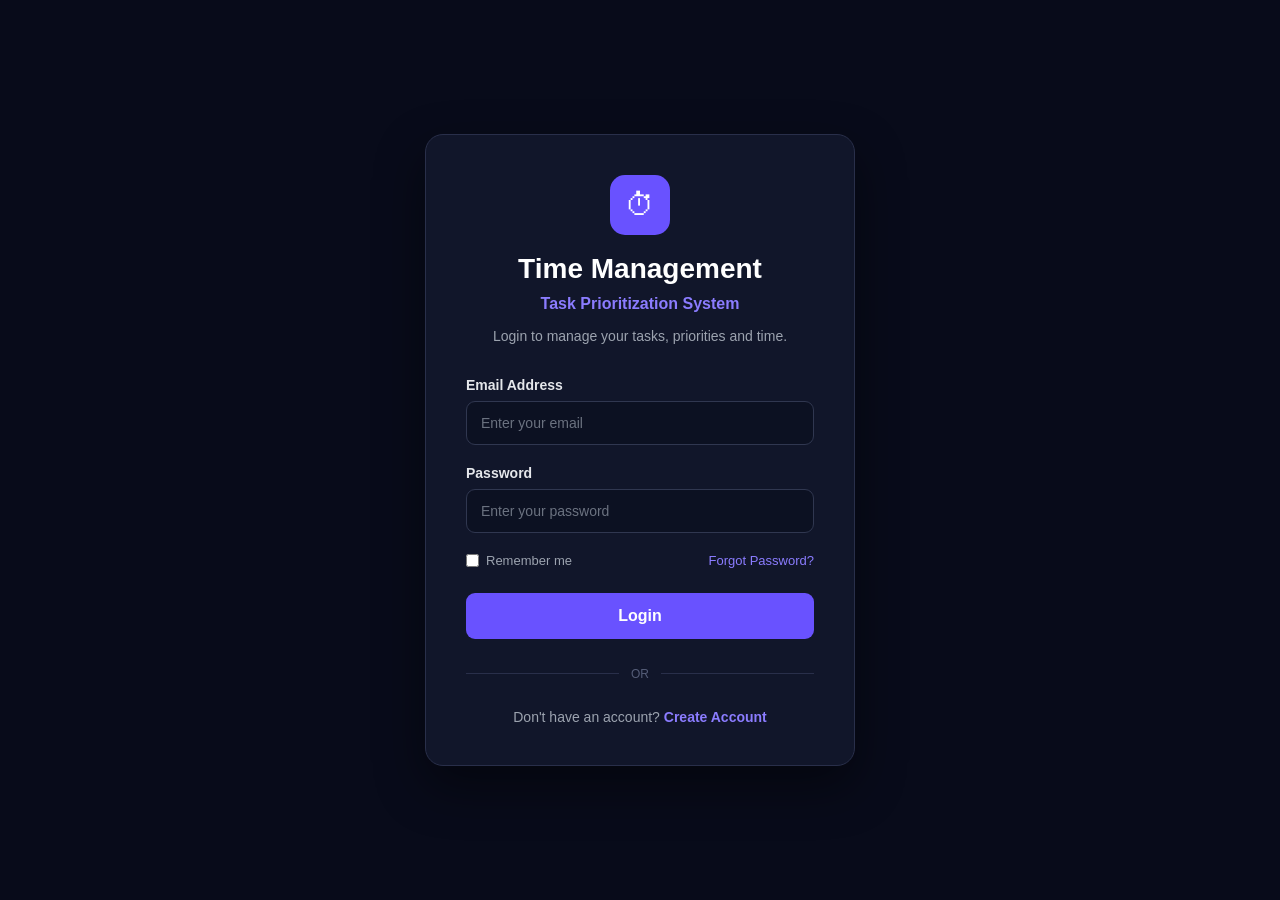
<file: backend/src/main/resources/static/index.html>
<!DOCTYPE html>
<html lang="en">
<head>
    <meta charset="UTF-8">
    <meta http-equiv="refresh" content="0; URL=login.html">
    <title>Time Management System</title>
</head>
<body>
    <p>Redirecting to login...</p>
</body>
</html>
</file>
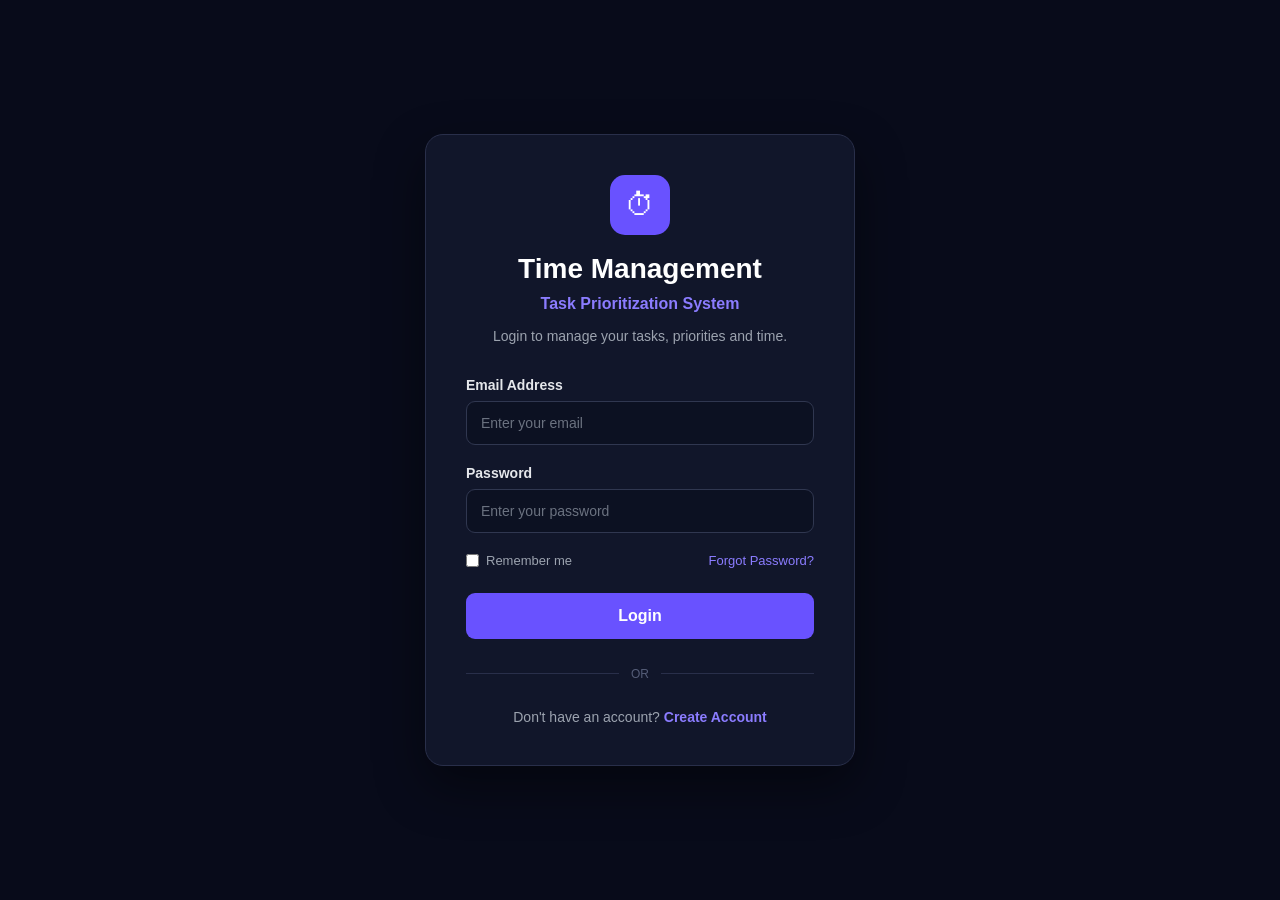
<file: backend/src/main/resources/static/add-task.html>
<!DOCTYPE html>
<html lang="en">

<head>

    <meta charset="UTF-8">

    <meta name="viewport"
          content="width=device-width, initial-scale=1.0">

    <title>
        Add Task - Time Management and Task Prioritization System
    </title>

    <link rel="stylesheet"
          href="css/style.css">

</head>

<body>

    <!-- SIDEBAR -->

    <aside class="sidebar">

        <div class="sidebar-logo">

            ⏱

            <span>
                Time Management
            </span>

        </div>


        <nav>

            <a href="dashboard.html">
                🏠 Dashboard
            </a>

            <a href="tasks.html">
                📋 My Tasks
            </a>

            <a href="add-task.html"
               class="active">
                ➕ Add Task
            </a>

            <a href="profile.html">
                👤 Profile
            </a>

        </nav>


        <button
            class="logout-button"
            onclick="logout()">

            🚪 Logout

        </button>

    </aside>


    <!-- MAIN CONTENT -->

    <main class="dashboard">


        <!-- HEADER -->

        <div class="dashboard-header">

            <div>

                <h1>
                    Add New Task
                </h1>

                <p>
                    Create a task and set its priority and deadline.
                </p>

            </div>


            <div class="user-info">

                👤

                <span id="addTaskUserName">
                    User
                </span>

            </div>

        </div>



        <!-- FORM -->

        <section class="form-section">

            <div class="form-section-header">

                <h2>
                    Task Information
                </h2>

                <p>
                    Enter the details of your new task.
                </p>

            </div>


            <form id="addTaskForm">


                <!-- TASK NAME -->

                <div class="form-group">

                    <label for="taskName">
                        Task Name
                    </label>

                    <input
                        type="text"
                        id="taskName"
                        name="taskName"
                        placeholder="Enter task name"
                        required>

                </div>



                <!-- DESCRIPTION -->

                <div class="form-group">

                    <label for="description">
                        Description
                    </label>

                    <textarea
                        id="description"
                        name="description"
                        rows="4"
                        placeholder="Enter task description"></textarea>

                </div>



                <!-- CATEGORY -->

                <div class="form-group">

                    <label for="category">
                        Task Category
                    </label>

                    <select
                        id="category"
                        name="category"
                        required>

                        <option value="">
                            Select category
                        </option>

                    </select>

                </div>



                <!-- TWO COLUMN -->

                <div class="form-row">


                    <div class="form-group">

                        <label for="deadline">
                            Deadline
                        </label>

                        <input
                            type="date"
                            id="deadline"
                            name="deadline"
                            required>

                    </div>



                    <div class="form-group">

                        <label for="importance">
                            Importance Level
                        </label>

                        <select
                            id="importance"
                            name="importance"
                            required>

                            <option value="">
                                Select importance
                            </option>

                            <option value="Critical">
                                Critical
                            </option>

                            <option value="High">
                                High
                            </option>

                            <option value="Medium">
                                Medium
                            </option>

                            <option value="Low">
                                Low
                            </option>

                        </select>

                    </div>

                </div>



                <!-- STATUS -->

                <div class="form-group">

                    <label for="status">
                        Task Status
                    </label>

                    <select
                        id="status"
                        name="status"
                        required>

                        <option value="Pending">
                            Pending
                        </option>

                        <option value="In Progress">
                            In Progress
                        </option>

                        <option value="Completed">
                            Completed
                        </option>

                    </select>

                </div>



                <!-- BUTTONS -->

                <div class="form-actions">

                    <a
                        href="tasks.html"
                        class="cancel-button">

                        Cancel

                    </a>


                    <button
                        type="submit"
                        class="save-task-button">

                        ➕ Create Task

                    </button>

                </div>


            </form>

        </section>


    </main>


    <script src="js/tasks.js"></script>


    <script>

        const addTaskUserName =
            document.getElementById(
                "addTaskUserName"
            );

        const currentUser =
            JSON.parse(
                localStorage.getItem(
                    "currentUser"
                )
            );

        if (
            currentUser &&
            addTaskUserName
        ) {

            addTaskUserName.textContent =
                currentUser.name;

        }

    </script>

</body>

</html>
</file>
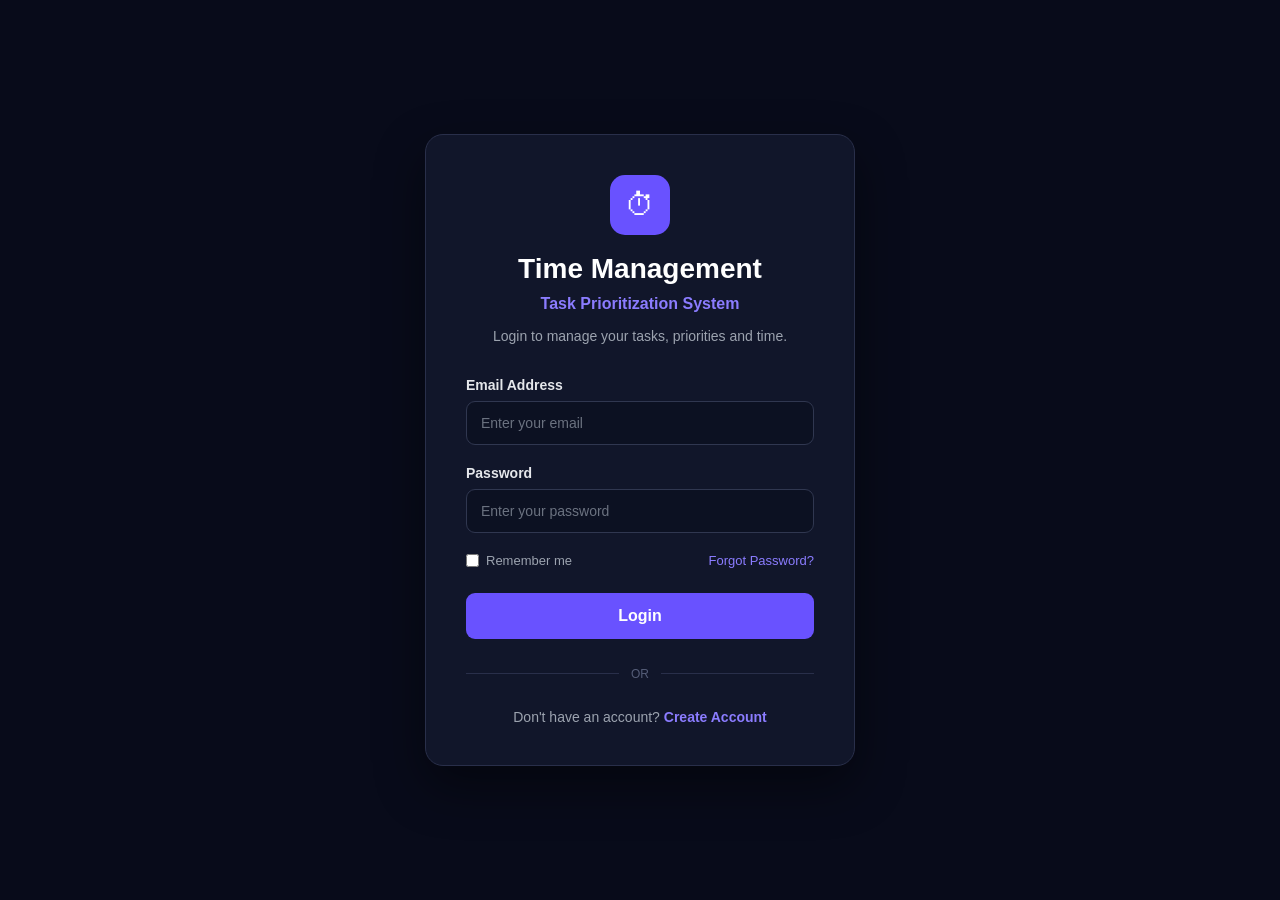
<file: backend/src/main/resources/static/admin-dashboard.html>
<!DOCTYPE html>
<html lang="en">

<head>

    <meta charset="UTF-8">

    <meta name="viewport"
          content="width=device-width, initial-scale=1.0">

    <title>
        Admin Dashboard - Time Management and Task Prioritization System
    </title>

    <link rel="stylesheet"
          href="css/style.css">

</head>

<body>


    <!-- ========================================
         ADMIN SIDEBAR
    ======================================== -->

    <aside class="sidebar">

        <div class="sidebar-logo">

            ⏱

            <span>
                Time Management
            </span>

        </div>


        <nav>

            <a href="#top"
               class="active">

                🏠 Admin Dashboard

            </a>

            <a href="#performance">

                📊 Performance

            </a>

            <a href="#priorityRules">

                ⚙️ Priority Rules

            </a>

            <a href="#categories">

                📂 Task Categories

            </a>

            <a href="#userManagement">

                👥 User Management

            </a>

        </nav>


        <button
            class="logout-button"
            onclick="logout()">

            🚪 Logout

        </button>

    </aside>



    <!-- ========================================
         MAIN CONTENT
    ======================================== -->

    <main
        class="dashboard admin-page"
        id="top">


        <!-- ========================================
             HEADER
        ======================================== -->

        <header class="admin-page-header">

            <div>

                <span class="admin-label">
                    ADMIN PANEL
                </span>

                <h1>
                    Admin Dashboard
                </h1>

                <p>
                    Configure system settings and monitor task management activity.
                </p>

            </div>


            <div class="admin-user-badge">

                <span class="admin-shield">
                    🛡️
                </span>

                <div>

                    <strong>
                        Administrator
                    </strong>

                    <small>
                        System Control
                    </small>

                </div>

            </div>

        </header>



        <!-- ========================================
             PERFORMANCE
        ======================================== -->

        <section
            id="performance"
            class="admin-section">


            <div class="admin-section-heading">

                <div>

                    <h2>
                        System Performance
                    </h2>

                    <p>
                        Overview of users and task activity.
                    </p>

                </div>

                <span class="section-icon">
                    📊
                </span>

            </div>


            <div class="admin-stat-grid">


                <!-- USERS -->

                <div class="admin-stat-card">

                    <div class="admin-stat-icon">
                        👥
                    </div>

                    <div>

                        <span>
                            Total Users
                        </span>

                        <strong id="totalUsers">
                            0
                        </strong>

                    </div>

                </div>



                <!-- TASKS -->

                <div class="admin-stat-card">

                    <div class="admin-stat-icon">
                        📋
                    </div>

                    <div>

                        <span>
                            Total Tasks
                        </span>

                        <strong id="totalTasks">
                            0
                        </strong>

                    </div>

                </div>



                <!-- COMPLETED -->

                <div class="admin-stat-card">

                    <div class="admin-stat-icon">
                        ✅
                    </div>

                    <div>

                        <span>
                            Completed Tasks
                        </span>

                        <strong id="completedTasks">
                            0
                        </strong>

                    </div>

                </div>



                <!-- PENDING -->

                <div class="admin-stat-card">

                    <div class="admin-stat-icon">
                        ⏳
                    </div>

                    <div>

                        <span>
                            Pending Tasks
                        </span>

                        <strong id="pendingTasks">
                            0
                        </strong>

                    </div>

                </div>


            </div>

        </section>



        <!-- ========================================
             PRIORITY RULES
        ======================================== -->

        <section
            id="priorityRules"
            class="admin-content-card">


            <div class="admin-section-heading">

                <div>

                    <h2>
                        ⚙️ Priority Rules
                    </h2>

                    <p>
                        Configure when task importance should increase based on deadlines.
                    </p>

                </div>

            </div>


            <form
                id="priorityRuleForm"
                class="admin-form">


                <div class="admin-form-group">

                    <label for="ruleImportance">
                        Importance Level
                    </label>

                    <select
                        id="ruleImportance"
                        required>

                        <option value="">
                            Select importance
                        </option>

                        <option value="High">
                            High
                        </option>

                        <option value="Medium">
                            Medium
                        </option>

                        <option value="Low">
                            Low
                        </option>

                    </select>

                </div>


                <div class="admin-form-group">

                    <label for="ruleDays">
                        Deadline Days
                    </label>

                    <input
                        type="number"
                        id="ruleDays"
                        min="1"
                        placeholder="Example: 3"
                        required>

                </div>


                <div class="admin-form-action">

                    <button
                        type="submit"
                        class="admin-primary-button">

                        ⚙️ Save Rule

                    </button>

                </div>


            </form>

        </section>



        <!-- ========================================
             CATEGORIES
        ======================================== -->

        <section
            id="categories"
            class="admin-content-card">


            <div class="admin-section-heading">

                <div>

                    <h2>
                        📂 Task Categories
                    </h2>

                    <p>
                        Create and manage categories used by users for their tasks.
                    </p>

                </div>

            </div>


            <form
                id="categoryForm"
                class="admin-form">


                <div class="admin-form-group category-input">

                    <label for="categoryName">
                        Category Name
                    </label>

                    <input
                        type="text"
                        id="categoryName"
                        placeholder="Example: College"
                        required>

                </div>


                <div class="admin-form-action">

                    <button
                        type="submit"
                        class="admin-primary-button">

                        ➕ Add Category

                    </button>

                </div>


            </form>



            <div class="admin-table-wrapper">

                <table>

                    <thead>

                        <tr>

                            <th>
                                Category
                            </th>

                            <th>
                                Action
                            </th>

                        </tr>

                    </thead>


                    <tbody id="categoryList">

                        <tr>

                            <td colspan="2">
                                No categories added yet.
                            </td>

                        </tr>

                    </tbody>

                </table>

            </div>

        </section>



        <!-- ========================================
             USER MANAGEMENT
        ======================================== -->

        <section
            id="userManagement"
            class="admin-content-card">


            <div class="admin-section-heading">

                <div>

                    <h2>
                        👥 User Management
                    </h2>

                    <p>
                        View registered users and manage their accounts.
                    </p>

                </div>

            </div>


            <div class="admin-table-wrapper">

                <table>

                    <thead>

                        <tr>

                            <th>
                                Name
                            </th>

                            <th>
                                Email
                            </th>

                            <th>
                                Account Type
                            </th>

                            <th>
                                Actions
                            </th>

                        </tr>

                    </thead>


                    <tbody id="userList">

                        <tr>

                            <td colspan="4">
                                No users available.
                            </td>

                        </tr>

                    </tbody>

                </table>

            </div>

        </section>


    </main>



    <script src="js/admin-dashboard.js"></script>

</body>

</html>
</file>
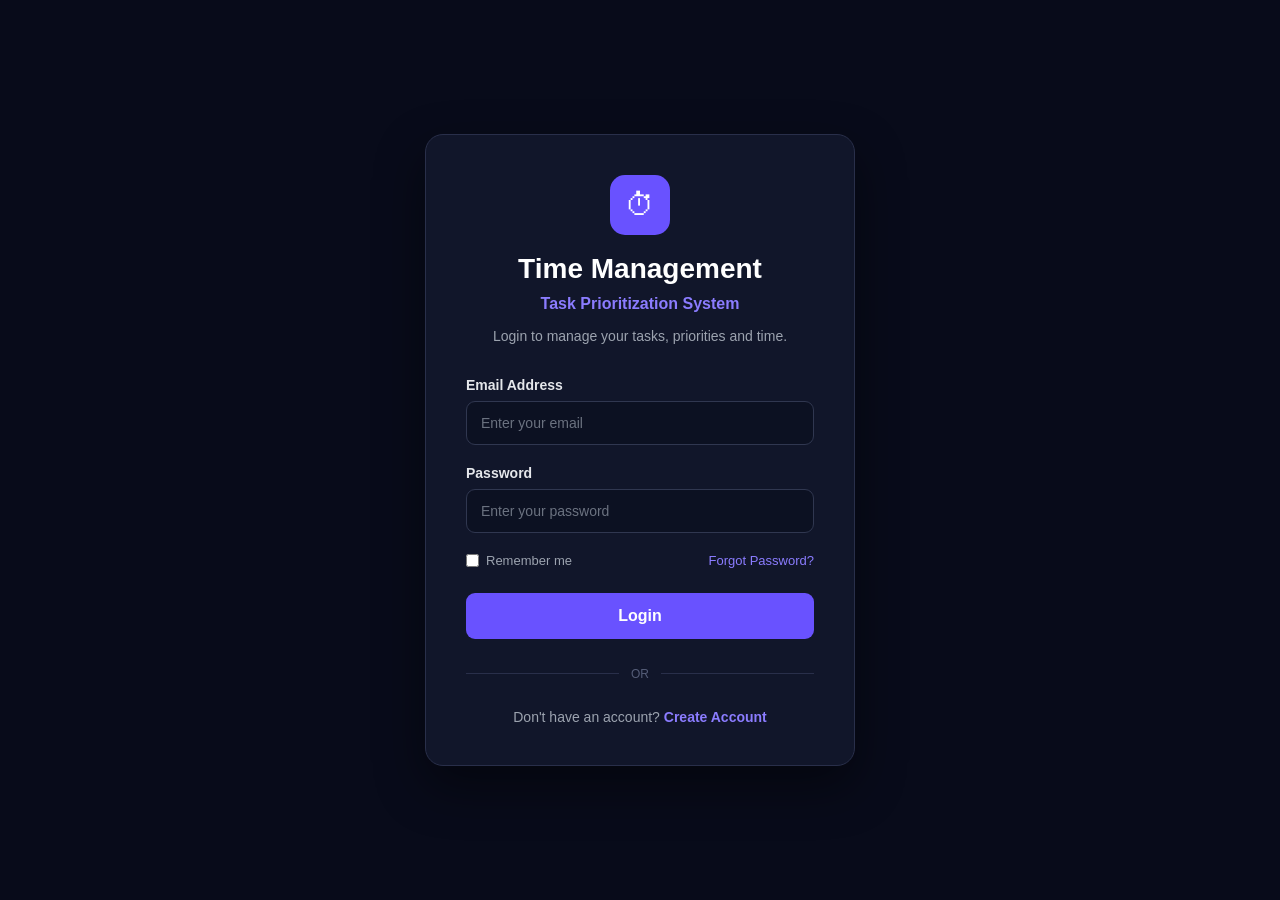
<file: backend/src/main/resources/static/dashboard.html>
<!DOCTYPE html>
<html lang="en">

<head>

    <meta charset="UTF-8">

    <meta name="viewport"
          content="width=device-width, initial-scale=1.0">

    <title>
        Dashboard - Time Management and Task Prioritization System
    </title>

    <link rel="stylesheet"
          href="css/style.css">

</head>

<body>

    <!-- SIDEBAR -->

    <aside class="sidebar">

        <div class="sidebar-logo">

            ⏱

            <span>
                Time Management
            </span>

        </div>


        <nav>

            <a href="dashboard.html"
               class="active">

                🏠 Dashboard

            </a>


            <a href="tasks.html">

                📋 My Tasks

            </a>


            <a href="add-task.html">

                ➕ Add Task

            </a>


            <a href="profile.html">

                👤 Profile

            </a>

        </nav>


        <button
            class="logout-button"
            onclick="logout()">

            🚪 Logout

        </button>

    </aside>


    <!-- MAIN CONTENT -->

    <main class="dashboard">


        <!-- HEADER -->

        <div class="dashboard-header">

            <div>

                <h1>
                    Dashboard
                </h1>

                <p>
                    Manage your tasks and track your progress.
                </p>

            </div>


            <div class="user-info">

                👤

                <span id="dashboardUserName">
                    User
                </span>

            </div>

        </div>



        <!-- SUMMARY CARDS -->

        <section class="summary-cards">


            <div class="summary-card">

                <div class="card-icon">
                    📋
                </div>

                <div>

                    <h3 id="totalTasks">
                        0
                    </h3>

                    <p>
                        Total Tasks
                    </p>

                </div>

            </div>



            <div class="summary-card">

                <div class="card-icon">
                    ⏳
                </div>

                <div>

                    <h3 id="pendingTasks">
                        0
                    </h3>

                    <p>
                        Pending Tasks
                    </p>

                </div>

            </div>



            <div class="summary-card">

                <div class="card-icon">
                    ✅
                </div>

                <div>

                    <h3 id="completedTasks">
                        0
                    </h3>

                    <p>
                        Completed Tasks
                    </p>

                </div>

            </div>



            <div class="summary-card">

                <div class="card-icon">
                    ⏱️
                </div>

                <div>

                    <h3 id="totalTime">
                        00:00:00
                    </h3>

                    <p>
                        Time Spent
                    </p>

                </div>

            </div>

        </section>



        <!-- CATEGORY SUMMARY -->

        <section class="dashboard-section">

            <div class="section-header">

                <h2>
                    📂 Category Summary
                </h2>

            </div>


            <div
                class="progress-summary"
                id="categorySummary">

                <div class="progress-box">

                    <h3>
                        0
                    </h3>

                    <p>
                        No Categories
                    </p>

                </div>

            </div>

        </section>



        <!-- PROGRESS SUMMARY -->

        <section class="dashboard-section">

            <div class="section-header">

                <h2>
                    📊 Progress Summary
                </h2>

            </div>


            <div class="progress-summary">


                <div class="progress-box">

                    <h3 id="completionPercentage">
                        0%
                    </h3>

                    <p>
                        Completion
                    </p>

                </div>


                <div class="progress-box">

                    <h3 id="criticalTasks">
                        0
                    </h3>

                    <p>
                        Critical
                    </p>

                </div>


                <div class="progress-box">

                    <h3 id="highTasks">
                        0
                    </h3>

                    <p>
                        High
                    </p>

                </div>


                <div class="progress-box">

                    <h3 id="mediumTasks">
                        0
                    </h3>

                    <p>
                        Medium
                    </p>

                </div>


                <div class="progress-box">

                    <h3 id="lowTasks">
                        0
                    </h3>

                    <p>
                        Low
                    </p>

                </div>

            </div>

        </section>



        <!-- RECENT TASKS -->

        <section class="dashboard-section">

            <div class="section-header">

                <h2>
                    📝 Recent Tasks
                </h2>

                <a href="tasks.html">
                    View All
                </a>

            </div>


            <div class="task-table">

                <table>

                    <thead>

                        <tr>

                            <th>
                                Task
                            </th>

                            <th>
                                Category
                            </th>

                            <th>
                                Priority
                            </th>

                            <th>
                                Deadline
                            </th>

                            <th>
                                Status
                            </th>

                        </tr>

                    </thead>


                    <tbody id="recentTasks">

                        <tr>

                            <td colspan="5">
                                No recent tasks.
                            </td>

                        </tr>

                    </tbody>

                </table>

            </div>

        </section>


    </main>


    <script src="js/dashboard.js"></script>

</body>

</html>
</file>
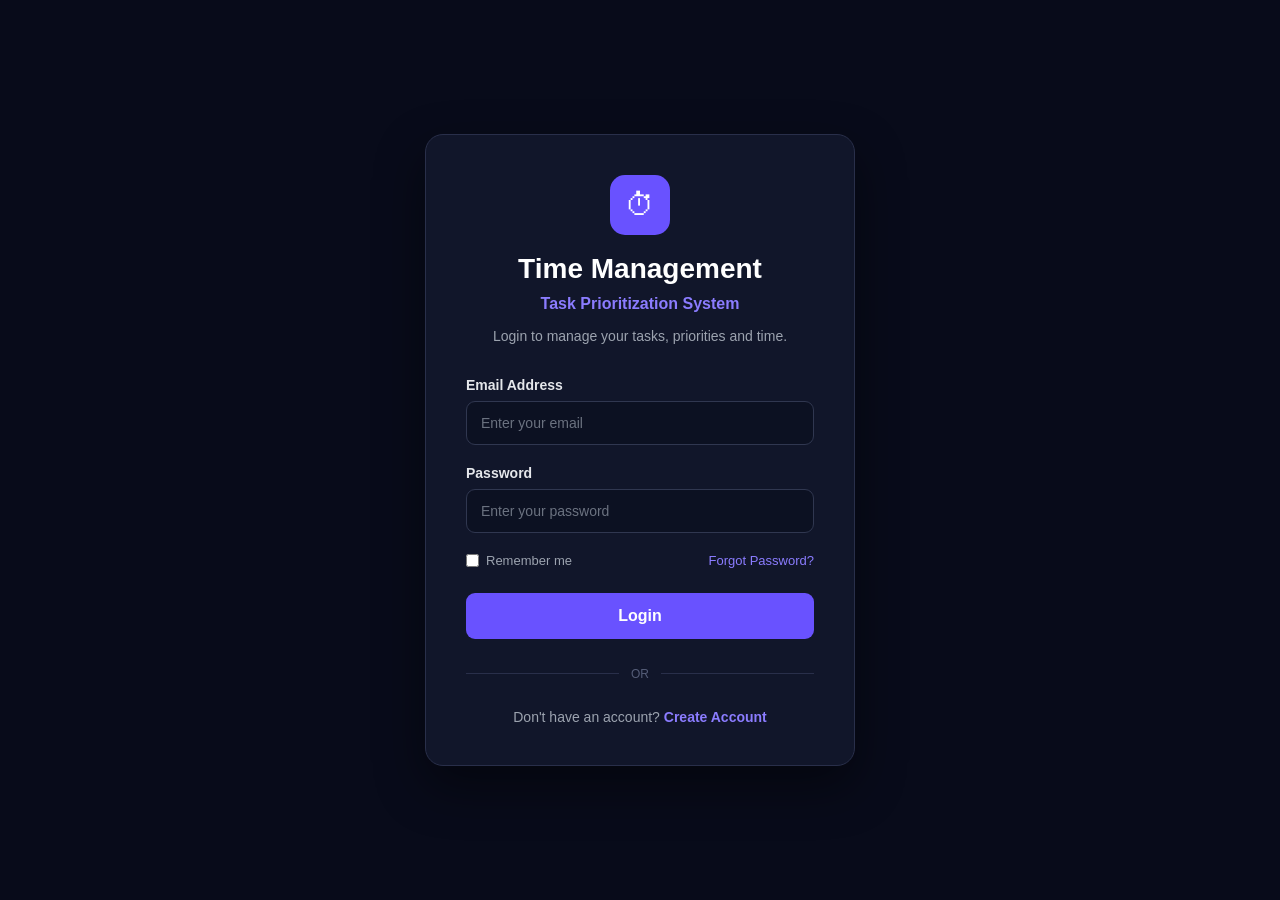
<file: backend/src/main/resources/static/edit-task.html>
<!DOCTYPE html>
<html lang="en">

<head>

    <meta charset="UTF-8">

    <meta name="viewport"
          content="width=device-width, initial-scale=1.0">

    <title>
        Edit Task - Time Management and Task Prioritization System
    </title>

    <link rel="stylesheet"
          href="css/style.css">

</head>

<body>

    <aside class="sidebar">

        <div class="sidebar-logo">

            ⏱

            <span>
                Time Management
            </span>

        </div>


        <nav>

            <a href="dashboard.html">
                🏠 Dashboard
            </a>

            <a href="tasks.html"
               class="active">
                📋 My Tasks
            </a>

            <a href="add-task.html">
                ➕ Add Task
            </a>

            <a href="profile.html">
                👤 Profile
            </a>

        </nav>


        <button
            class="logout-button"
            onclick="logout()">

            🚪 Logout

        </button>

    </aside>


    <main class="dashboard">


        <div class="dashboard-header">

            <div>

                <h1>
                    Edit Task
                </h1>

                <p>
                    Update your task details and priority.
                </p>

            </div>


            <div class="user-info">

                👤

                <span id="editTaskUserName">
                    User
                </span>

            </div>

        </div>



        <section class="form-section">


            <div class="form-section-header">

                <h2>
                    Task Information
                </h2>

                <p>
                    Modify the details of your task.
                </p>

            </div>



            <form id="editTaskForm">


                <div class="form-group">

                    <label for="editTaskName">
                        Task Name
                    </label>

                    <input
                        type="text"
                        id="editTaskName"
                        placeholder="Enter task name"
                        required>

                </div>



                <div class="form-group">

                    <label for="editDescription">
                        Description
                    </label>

                    <textarea
                        id="editDescription"
                        rows="4"
                        placeholder="Enter task description"></textarea>

                </div>



                <div class="form-group">

                    <label for="editCategory">
                        Task Category
                    </label>

                    <select
                        id="editCategory"
                        required>

                        <option value="">
                            Select category
                        </option>

                    </select>

                </div>



                <div class="form-row">


                    <div class="form-group">

                        <label for="editDeadline">
                            Deadline
                        </label>

                        <input
                            type="date"
                            id="editDeadline"
                            required>

                    </div>



                    <div class="form-group">

                        <label for="editImportance">
                            Importance Level
                        </label>

                        <select
                            id="editImportance"
                            required>

                            <option value="Critical">
                                Critical
                            </option>

                            <option value="High">
                                High
                            </option>

                            <option value="Medium">
                                Medium
                            </option>

                            <option value="Low">
                                Low
                            </option>

                        </select>

                    </div>

                </div>



                <div class="form-group">

                    <label for="editStatus">
                        Task Status
                    </label>

                    <select
                        id="editStatus"
                        required>

                        <option value="Pending">
                            Pending
                        </option>

                        <option value="In Progress">
                            In Progress
                        </option>

                        <option value="Completed">
                            Completed
                        </option>

                    </select>

                </div>



                <div class="form-actions">

                    <a
                        href="tasks.html"
                        class="cancel-button">

                        Cancel

                    </a>


                    <button
                        type="submit"
                        class="save-task-button">

                        💾 Save Changes

                    </button>

                </div>


            </form>

        </section>


    </main>


    <script src="js/tasks.js"></script>


    <script>

        const editTaskUserName =
            document.getElementById(
                "editTaskUserName"
            );

        const currentUser =
            JSON.parse(
                localStorage.getItem(
                    "currentUser"
                )
            );

        if (
            currentUser &&
            editTaskUserName
        ) {

            editTaskUserName.textContent =
                currentUser.name;

        }

    </script>

</body>

</html>
</file>
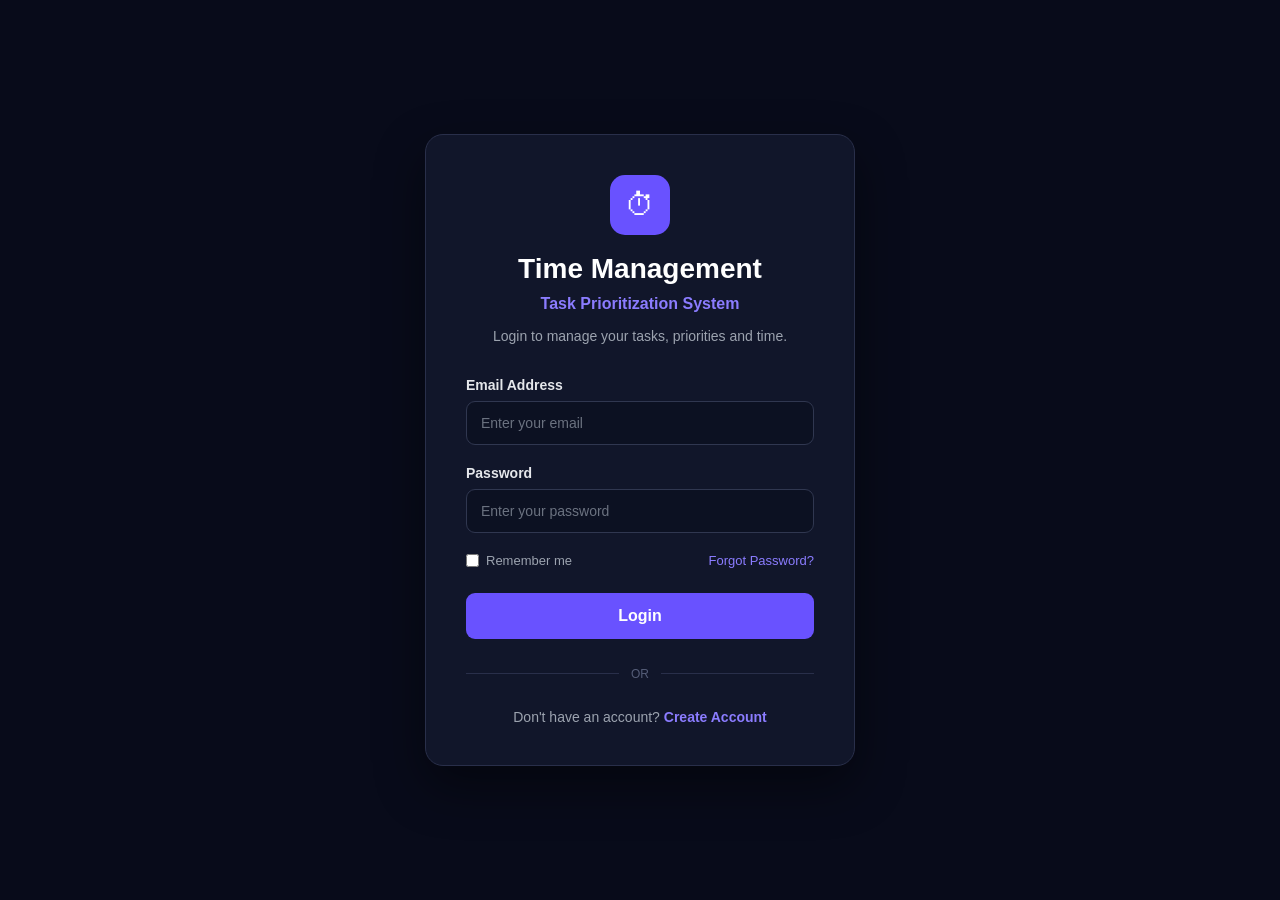
<file: backend/src/main/resources/static/login.html>
<!DOCTYPE html>
<html lang="en">

<head>
    <meta charset="UTF-8">
    <meta name="viewport" content="width=device-width, initial-scale=1.0">

    <title>Time Management and Task Prioritization System - Login</title>

    <link rel="stylesheet" href="css/style.css">
</head>

<body>

    <div class="login-container">

        <div class="login-box">

            <div class="logo">
                ⏱
            </div>

            <h1>Time Management</h1>

            <p class="subtitle">
                Task Prioritization System
            </p>

            <p class="welcome-text">
                Login to manage your tasks, priorities and time.
            </p>

            <form id="loginForm">

                <div class="form-group">

                    <label for="email">
                        Email Address
                    </label>

                    <input
                        type="email"
                        id="email"
                        name="email"
                        placeholder="Enter your email"
                        required
                    >

                </div>


                <div class="form-group">

                    <label for="password">
                        Password
                    </label>

                    <input
                        type="password"
                        id="password"
                        name="password"
                        placeholder="Enter your password"
                        required
                    >

                </div>


                <div class="form-options">

                    <label class="remember">
                        <input type="checkbox" id="rememberMe">
                        Remember me
                    </label>

                    <a href="#" class="forgot-password">
                        Forgot Password?
                    </a>

                </div>


                <button type="submit" class="login-button">
                    Login
                </button>

            </form>


            <div class="divider">
                <span>OR</span>
            </div>


            <p class="register-text">

                Don't have an account?

                <a href="register.html">
                    Create Account
                </a>

            </p>

        </div>

    </div>


    <script src="js/auth.js"></script>

</body>

</html>
</file>
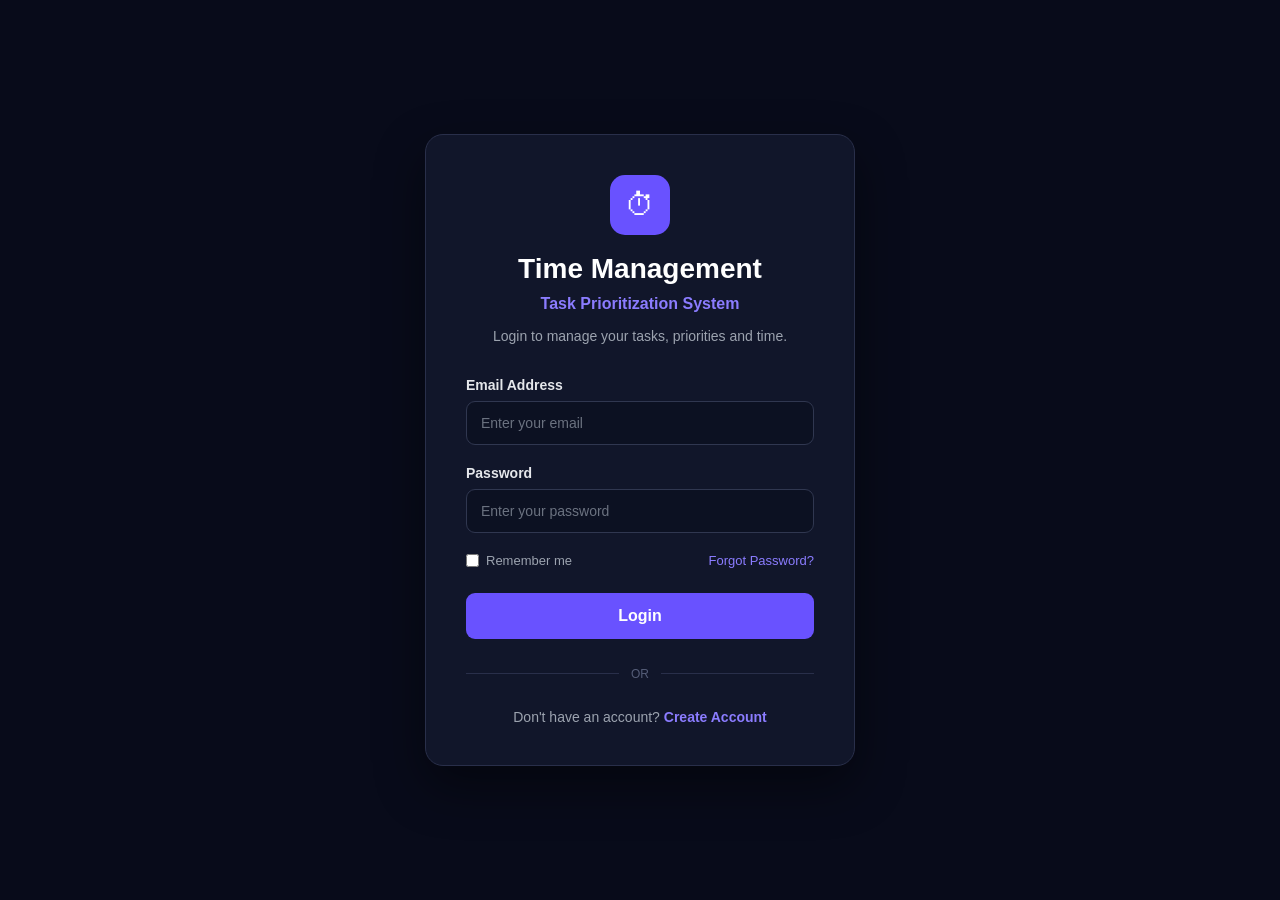
<file: backend/src/main/resources/static/profile.html>
<!DOCTYPE html>
<html lang="en">

<head>

    <meta charset="UTF-8">

    <meta name="viewport"
          content="width=device-width, initial-scale=1.0">

    <title>
        My Profile - Time Management and Task Prioritization System
    </title>

    <link rel="stylesheet"
          href="css/style.css">

</head>

<body>

    <!-- SIDEBAR -->

    <aside class="sidebar">

        <div class="sidebar-logo">
            ⏱
            <span>Time Management</span>
        </div>

        <nav>

            <a href="dashboard.html">
                🏠 Dashboard
            </a>

            <a href="tasks.html">
                📋 My Tasks
            </a>

            <a href="add-task.html">
                ➕ Add Task
            </a>

            <a href="profile.html"
               class="active">
                👤 Profile
            </a>

        </nav>

        <button
            class="logout-button"
            onclick="logout()">

            🚪 Logout

        </button>

    </aside>


    <!-- MAIN -->

    <main class="dashboard profile-page">


        <!-- PAGE HEADER -->

        <div class="profile-page-header">

            <div>

                <span class="profile-page-label">
                    ACCOUNT
                </span>

                <h1>
                    My Profile
                </h1>

                <p>
                    Manage your personal information and view your activity.
                </p>

            </div>

        </div>


        <!-- PROFILE HERO -->

        <section class="profile-hero">

            <div class="profile-avatar-large">
                👤
            </div>

            <div class="profile-hero-info">

                <h2 id="profileName">
                    User
                </h2>

                <p id="profileEmail">
                    user@example.com
                </p>

                <span
                    class="profile-role"
                    id="profileRole">

                    USER

                </span>

            </div>

        </section>


        <!-- ACCOUNT DETAILS -->

        <section class="profile-content-card">

            <div class="profile-card-heading">

                <div>

                    <h2>
                        Personal Information
                    </h2>

                    <p>
                        Your registered account details
                    </p>

                </div>

                <span class="profile-card-icon">
                    👤
                </span>

            </div>


            <div class="profile-details">

                <div class="profile-detail">

                    <span>
                        Full Name
                    </span>

                    <strong id="infoName">
                        -
                    </strong>

                </div>


                <div class="profile-detail">

                    <span>
                        Email Address
                    </span>

                    <strong id="infoEmail">
                        -
                    </strong>

                </div>


                <div class="profile-detail">

                    <span>
                        Account Type
                    </span>

                    <strong id="infoRole">
                        -
                    </strong>

                </div>


                <div class="profile-detail">

                    <span>
                        Account Status
                    </span>

                    <strong class="active-status">
                        ● Active
                    </strong>

                </div>

            </div>

        </section>


        <!-- ACTIVITY -->

        <section class="profile-content-card">

            <div class="profile-card-heading">

                <div>

                    <h2>
                        Task Activity
                    </h2>

                    <p>
                        Overview of your task management activity
                    </p>

                </div>

                <span class="profile-card-icon">
                    📊
                </span>

            </div>


            <div class="profile-stat-grid">


                <div class="profile-stat">

                    <div class="profile-stat-icon">
                        📋
                    </div>

                    <div>

                        <strong id="profileTotalTasks">
                            0
                        </strong>

                        <span>
                            Total Tasks
                        </span>

                    </div>

                </div>


                <div class="profile-stat">

                    <div class="profile-stat-icon">
                        ✅
                    </div>

                    <div>

                        <strong id="profileCompletedTasks">
                            0
                        </strong>

                        <span>
                            Completed
                        </span>

                    </div>

                </div>


                <div class="profile-stat">

                    <div class="profile-stat-icon">
                        ⏳
                    </div>

                    <div>

                        <strong id="profilePendingTasks">
                            0
                        </strong>

                        <span>
                            Pending
                        </span>

                    </div>

                </div>


                <div class="profile-stat">

                    <div class="profile-stat-icon">
                        ⏱️
                    </div>

                    <div>

                        <strong id="profileTotalTime">
                            00:00:00
                        </strong>

                        <span>
                            Time Spent
                        </span>

                    </div>

                </div>


            </div>

        </section>


        <!-- ACTIONS -->

        <div class="profile-bottom-actions">

            <a
                href="dashboard.html"
                class="profile-back-button">

                ← Dashboard

            </a>


            <button
                class="profile-logout-button"
                onclick="logout()">

                🚪 Logout

            </button>

        </div>


    </main>


    <script src="js/profile.js"></script>

</body>

</html>
</file>
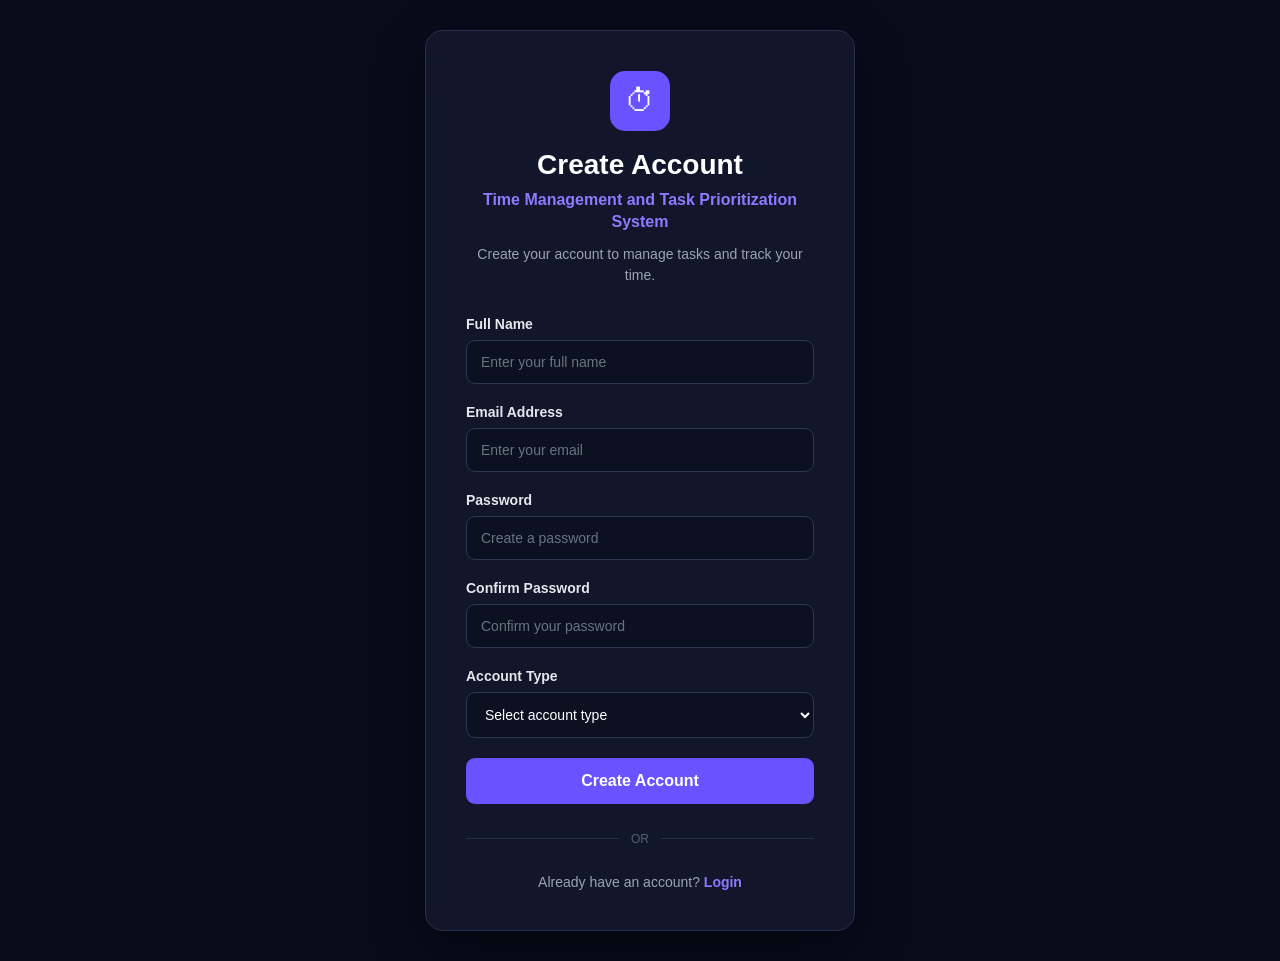
<file: backend/src/main/resources/static/register.html>
<!DOCTYPE html>
<html lang="en">

<head>
    <meta charset="UTF-8">
    <meta name="viewport" content="width=device-width, initial-scale=1.0">

    <title>Time Management and Task Prioritization System - Register</title>

    <link rel="stylesheet" href="css/style.css">
</head>

<body>

    <div class="login-container">

        <div class="login-box">

            <div class="logo">
                ⏱
            </div>

            <h1>Create Account</h1>

            <p class="subtitle">
                Time Management and Task Prioritization System
            </p>

            <p class="welcome-text">
                Create your account to manage tasks and track your time.
            </p>


            <form id="registerForm">

                <!-- Full Name -->
                <div class="form-group">

                    <label for="name">
                        Full Name
                    </label>

                    <input
                        type="text"
                        id="name"
                        name="name"
                        placeholder="Enter your full name"
                        required
                    >

                </div>


                <!-- Email -->
                <div class="form-group">

                    <label for="email">
                        Email Address
                    </label>

                    <input
                        type="email"
                        id="email"
                        name="email"
                        placeholder="Enter your email"
                        required
                    >

                </div>


                <!-- Password -->
                <div class="form-group">

                    <label for="password">
                        Password
                    </label>

                    <input
                        type="password"
                        id="password"
                        name="password"
                        placeholder="Create a password"
                        minlength="6"
                        required
                    >

                </div>


                <!-- Confirm Password -->
                <div class="form-group">

                    <label for="confirmPassword">
                        Confirm Password
                    </label>

                    <input
                        type="password"
                        id="confirmPassword"
                        name="confirmPassword"
                        placeholder="Confirm your password"
                        minlength="6"
                        required
                    >

                </div>


                <!-- Role -->
                <div class="form-group">

                    <label for="role">
                        Account Type
                    </label>

                    <select id="role" name="role" required>

                        <option value="">
                            Select account type
                        </option>

                        <option value="USER">
                            User
                        </option>

                        <option value="ADMIN">
                            Admin
                        </option>

                    </select>

                </div>


                <!-- Register Button -->
                <button type="submit" class="login-button">
                    Create Account
                </button>

            </form>


            <div class="divider">
                <span>OR</span>
            </div>


            <p class="register-text">

                Already have an account?

                <a href="login.html">
                    Login
                </a>

            </p>

        </div>

    </div>


    <script src="js/auth.js"></script>

</body>

</html>
</file>
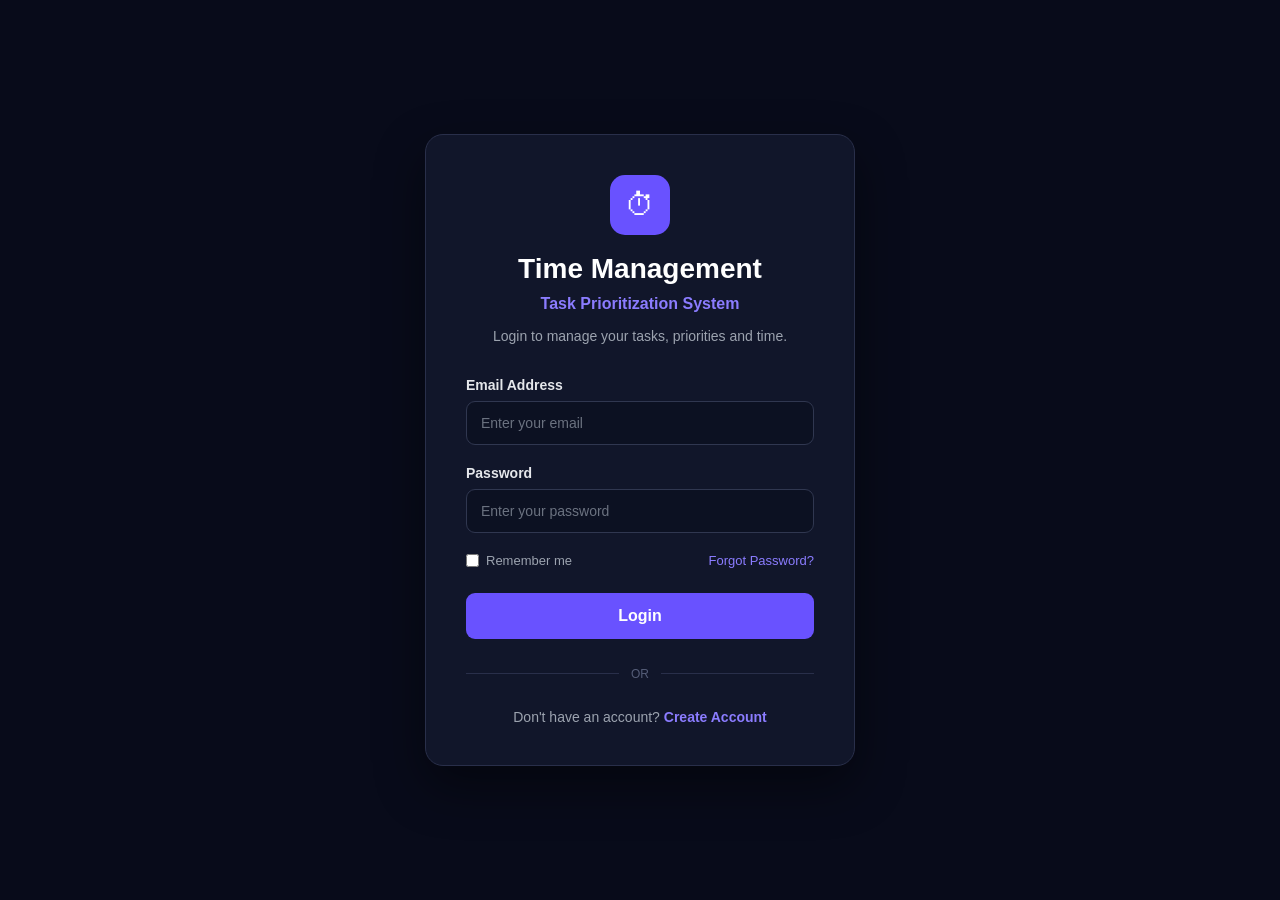
<file: backend/src/main/resources/static/tasks.html>
<!DOCTYPE html>
<html lang="en">

<head>

    <meta charset="UTF-8">

    <meta name="viewport"
          content="width=device-width, initial-scale=1.0">

    <title>
        My Tasks - Time Management and Task Prioritization System
    </title>

    <link rel="stylesheet"
          href="css/style.css">

</head>

<body>

    <!-- SIDEBAR -->

    <aside class="sidebar">

        <div class="sidebar-logo">
            ⏱
            <span>Time Management</span>
        </div>


        <nav>

            <a href="dashboard.html">
                🏠 Dashboard
            </a>

            <a href="tasks.html"
               class="active">
                📋 My Tasks
            </a>

            <a href="add-task.html">
                ➕ Add Task
            </a>

            <a href="profile.html">
                👤 Profile
            </a>

        </nav>


        <button
            class="logout-button"
            onclick="logout()">

            🚪 Logout

        </button>

    </aside>


    <!-- MAIN CONTENT -->

    <main class="dashboard">


        <!-- HEADER -->

        <div class="dashboard-header">

            <div>

                <h1>
                    My Tasks
                </h1>

                <p>
                    Manage, prioritize and track your tasks.
                </p>

            </div>


            <div class="user-info">

                👤
                <span id="tasksUserName">
                    User
                </span>

            </div>

        </div>



        <!-- TASK HEADER -->

        <section class="tasks-header-section">

            <div>

                <h2>
                    Task List
                </h2>

                <p id="taskCount">
                    0 tasks
                </p>

            </div>


            <a
                href="add-task.html"
                class="add-task-button">

                ➕ Add New Task

            </a>

        </section>



        <!-- FILTER BOX -->

        <section class="filter-section">

            <div class="filter-title">

                <h3>
                    🔎 Filter Tasks
                </h3>

            </div>


            <div class="filter-grid">


                <div class="filter-group">

                    <label for="searchTask">
                        Search Task
                    </label>

                    <input
                        type="text"
                        id="searchTask"
                        placeholder="Search by task name...">

                </div>


                <div class="filter-group">

                    <label for="priorityFilter">
                        Priority
                    </label>

                    <select id="priorityFilter">

                        <option value="ALL">
                            All Priorities
                        </option>

                        <option value="Critical">
                            Critical
                        </option>

                        <option value="High">
                            High
                        </option>

                        <option value="Medium">
                            Medium
                        </option>

                        <option value="Low">
                            Low
                        </option>

                    </select>

                </div>


                <div class="filter-group">

                    <label for="statusFilter">
                        Status
                    </label>

                    <select id="statusFilter">

                        <option value="ALL">
                            All Status
                        </option>

                        <option value="Pending">
                            Pending
                        </option>

                        <option value="In Progress">
                            In Progress
                        </option>

                        <option value="Completed">
                            Completed
                        </option>

                    </select>

                </div>


                <div class="filter-group">

                    <label for="categoryFilter">
                        Category
                    </label>

                    <select id="categoryFilter">

                        <option value="ALL">
                            All Categories
                        </option>

                    </select>

                </div>


                <button
                    type="button"
                    id="clearFilters"
                    class="clear-filter-button">

                    Clear Filters

                </button>

            </div>

        </section>



        <!-- TASK TABLE -->

        <section class="tasks-table-section">

            <div class="task-table">

                <table>

                    <thead>

                        <tr>

                            <th>
                                Task
                            </th>

                            <th>
                                Category
                            </th>

                            <th>
                                Priority
                            </th>

                            <th>
                                Deadline
                            </th>

                            <th>
                                Status
                            </th>

                            <th>
                                Time Tracking
                            </th>

                            <th>
                                Actions
                            </th>

                        </tr>

                    </thead>


                    <tbody id="taskList">

                        <tr>

                            <td
                                colspan="7"
                                class="empty-task-message">

                                No tasks found.

                            </td>

                        </tr>

                    </tbody>

                </table>

            </div>

        </section>


    </main>


    <script src="js/tasks.js"></script>

</body>

</html>
</file>
<file: backend/src/main/resources/static/css/style.css>
/* ========================================
   GLOBAL RESET
======================================== */

* {
    margin: 0;
    padding: 0;
    box-sizing: border-box;
}

html {
    scroll-behavior: smooth;
}

body {
    font-family: Arial, sans-serif;
    background: #080b1a;
    color: white;
}


/* ========================================
   LOGIN / REGISTER
======================================== */

.login-container {
    min-height: 100vh;
    display: flex;
    justify-content: center;
    align-items: center;
    padding: 30px;
}

.login-box {
    width: 430px;
    background: #11162a;
    padding: 40px;
    border-radius: 18px;
    border: 1px solid #292f4a;
    box-shadow: 0 20px 50px rgba(0, 0, 0, 0.45);
}

.logo {
    width: 60px;
    height: 60px;
    margin: 0 auto 18px;
    display: flex;
    justify-content: center;
    align-items: center;
    background: #6952ff;
    border-radius: 15px;
    font-size: 30px;
}

.login-box h1 {
    text-align: center;
    font-size: 28px;
    color: #ffffff;
    margin-bottom: 8px;
}

.subtitle {
    text-align: center;
    color: #8b7cff;
    font-size: 16px;
    font-weight: bold;
    line-height: 1.4;
    margin-bottom: 10px;
}

.welcome-text {
    text-align: center;
    color: #9ca3af;
    font-size: 14px;
    line-height: 1.5;
    margin-bottom: 30px;
}

.form-group {
    margin-bottom: 20px;
}

.form-group label {
    display: block;
    margin-bottom: 8px;
    font-size: 14px;
    font-weight: 600;
    color: #e5e7eb;
}

.form-group input,
.form-group select {
    width: 100%;
    padding: 13px 14px;
    background: #0c1122;
    color: white;
    border: 1px solid #303750;
    border-radius: 9px;
    outline: none;
    font-size: 14px;
    transition: 0.2s;
}

.form-group input:focus,
.form-group select:focus {
    border-color: #7c5cff;
    box-shadow: 0 0 0 2px rgba(124, 92, 255, 0.15);
}

.form-group input::placeholder {
    color: #6b7280;
}

.form-group select option {
    background: #11162a;
    color: white;
}

.form-options {
    display: flex;
    justify-content: space-between;
    align-items: center;
    margin-bottom: 25px;
    font-size: 13px;
}

.remember {
    display: flex;
    align-items: center;
    gap: 7px;
    color: #9ca3af;
    cursor: pointer;
}

.remember input {
    accent-color: #6952ff;
}

.forgot-password {
    color: #8b7cff;
    text-decoration: none;
}

.forgot-password:hover {
    text-decoration: underline;
}

.login-button {
    width: 100%;
    padding: 14px;
    background: #6952ff;
    border: none;
    border-radius: 9px;
    color: white;
    font-size: 16px;
    font-weight: bold;
    cursor: pointer;
    transition: 0.2s;
}

.login-button:hover {
    background: #5841e8;
    transform: translateY(-1px);
}

.divider {
    display: flex;
    align-items: center;
    gap: 12px;
    margin: 28px 0;
    color: #555d78;
    font-size: 12px;
}

.divider::before,
.divider::after {
    content: "";
    flex: 1;
    height: 1px;
    background: #292f4a;
}

.register-text {
    text-align: center;
    color: #9ca3af;
    font-size: 14px;
}

.register-text a {
    color: #8b7cff;
    font-weight: bold;
    text-decoration: none;
}

.error-message {
    color: #ff6b6b;
    font-size: 13px;
    margin-top: 6px;
}

.success-message {
    color: #4ade80;
    font-size: 13px;
    margin-top: 6px;
}


/* ========================================
   SIDEBAR
======================================== */

.sidebar {
    position: fixed;
    left: 0;
    top: 0;
    width: 240px;
    height: 100vh;
    background: #11162a;
    border-right: 1px solid #292f4a;
    padding: 25px 15px;
    display: flex;
    flex-direction: column;
    z-index: 100;
}

.sidebar-logo {
    display: flex;
    align-items: center;
    gap: 10px;
    font-size: 18px;
    font-weight: bold;
    color: white;
    padding: 10px;
    margin-bottom: 35px;
}

.sidebar nav {
    display: flex;
    flex-direction: column;
    gap: 8px;
}

.sidebar nav a {
    padding: 13px 15px;
    color: #9ca3af;
    text-decoration: none;
    border-radius: 9px;
    font-size: 14px;
    transition: 0.2s;
}

.sidebar nav a:hover,
.sidebar nav a.active {
    background: #6952ff;
    color: white;
}

.logout-button {
    margin-top: auto;
    padding: 13px;
    border: none;
    border-radius: 9px;
    background: #1b2138;
    color: #ff6b6b;
    font-size: 14px;
    cursor: pointer;
}

.logout-button:hover {
    background: #292f4a;
}


/* ========================================
   MAIN DASHBOARD
======================================== */

.dashboard {
    margin-left: 240px;
    min-height: 100vh;
    padding: 35px;
}

.dashboard-header {
    display: flex;
    justify-content: space-between;
    align-items: center;
    margin-bottom: 30px;
}

.dashboard-header h1 {
    font-size: 30px;
    margin-bottom: 7px;
}

.dashboard-header p {
    color: #9ca3af;
    font-size: 14px;
}

.user-info {
    padding: 10px 15px;
    background: #11162a;
    border: 1px solid #292f4a;
    border-radius: 9px;
    color: #9ca3af;
    font-size: 13px;
}


/* ========================================
   USER DASHBOARD SUMMARY
======================================== */

.summary-cards {
    display: grid;
    grid-template-columns: repeat(4, 1fr);
    gap: 18px;
    margin-bottom: 30px;
}

.summary-card {
    background: #11162a;
    border: 1px solid #292f4a;
    border-radius: 14px;
    padding: 22px;
    display: flex;
    align-items: center;
    gap: 15px;
}

.card-icon {
    width: 45px;
    height: 45px;
    display: flex;
    justify-content: center;
    align-items: center;
    background: #1b2138;
    border-radius: 10px;
    font-size: 20px;
}

.summary-card h3 {
    font-size: 24px;
    margin-bottom: 4px;
}

.summary-card p {
    color: #9ca3af;
    font-size: 13px;
}


/* ========================================
   USER DASHBOARD SECTIONS
======================================== */

.dashboard-section {
    background: #11162a;
    border: 1px solid #292f4a;
    border-radius: 14px;
    padding: 25px;
    margin-bottom: 25px;
}

.section-header {
    display: flex;
    justify-content: space-between;
    align-items: center;
    margin-bottom: 20px;
}

.section-header h2 {
    font-size: 19px;
}

.section-header a {
    color: #8b7cff;
    text-decoration: none;
    font-size: 13px;
}


/* ========================================
   QUICK ACTIONS
======================================== */

.quick-actions {
    display: grid;
    grid-template-columns: repeat(3, 1fr);
    gap: 15px;
}

.action-card {
    display: flex;
    gap: 15px;
    padding: 18px;
    background: #0c1122;
    border: 1px solid #292f4a;
    border-radius: 10px;
    text-decoration: none;
    color: white;
    transition: 0.2s;
}

.action-card:hover {
    border-color: #6952ff;
    transform: translateY(-2px);
}

.action-card > span {
    font-size: 24px;
}

.action-card h3 {
    font-size: 15px;
    margin-bottom: 6px;
}

.action-card p {
    color: #9ca3af;
    font-size: 12px;
    line-height: 1.4;
}


/* ========================================
   TABLE
======================================== */

.task-table {
    overflow-x: auto;
}

.task-table table {
    width: 100%;
    border-collapse: collapse;
}

.task-table th {
    text-align: left;
    padding: 13px;
    color: #9ca3af;
    font-size: 12px;
    border-bottom: 1px solid #292f4a;
}

.task-table td {
    padding: 15px 13px;
    font-size: 13px;
    border-bottom: 1px solid #20263d;
}

.empty-message {
    text-align: center;
    color: #6b7280;
    padding: 30px !important;
}


/* ========================================
   PRIORITY BADGES
======================================== */

.priority-badge {
    display: inline-block;
    padding: 5px 10px;
    border-radius: 20px;
    font-size: 12px;
    font-weight: bold;
}

.priority-critical {
    background: rgba(255, 77, 77, 0.15);
    color: #ff4d4d;
    border: 1px solid #ff4d4d;
}

.priority-high {
    background: rgba(255, 159, 67, 0.15);
    color: #ff9f43;
    border: 1px solid #ff9f43;
}

.priority-medium {
    background: rgba(255, 193, 7, 0.15);
    color: #ffc107;
    border: 1px solid #ffc107;
}

.priority-low {
    background: rgba(74, 222, 128, 0.15);
    color: #4ade80;
    border: 1px solid #4ade80;
}


/* ========================================
   PROGRESS SUMMARY
======================================== */

.progress-summary {
    display: grid;
    grid-template-columns: repeat(5, 1fr);
    gap: 20px;
}

.progress-box {
    background: #11162a;
    border: 1px solid #252d4a;
    border-radius: 14px;
    padding: 22px;
    text-align: center;
}

.progress-box h3 {
    font-size: 28px;
    margin-bottom: 8px;
}

.progress-box p {
    color: #aeb6d1;
    font-size: 14px;
}


/* ========================================
   MY TASKS
======================================== */

.tasks-header-section {
    display: flex;
    justify-content: space-between;
    align-items: center;
    margin-bottom: 22px;
}

.tasks-header-section h2 {
    font-size: 24px;
    margin-bottom: 5px;
}

.tasks-header-section p {
    color: #8f98b3;
    font-size: 14px;
}

.add-task-button {
    display: inline-flex;
    align-items: center;
    gap: 8px;
    padding: 12px 18px;
    background: #6952ff;
    color: white;
    text-decoration: none;
    border-radius: 9px;
    font-weight: 600;
}

.add-task-button:hover {
    opacity: 0.9;
    transform: translateY(-1px);
}

.filter-section {
    background: #11162a;
    border: 1px solid #252d4a;
    border-radius: 14px;
    padding: 22px;
    margin-bottom: 25px;
}

.filter-title {
    margin-bottom: 18px;
}

.filter-title h3 {
    font-size: 17px;
}

.filter-grid {
    display: grid;
    grid-template-columns: 2fr 1fr 1fr 1fr auto;
    gap: 15px;
    align-items: end;
}

.filter-group {
    display: flex;
    flex-direction: column;
    gap: 7px;
}

.filter-group label {
    color: #aeb6d1;
    font-size: 13px;
    font-weight: 600;
}

.filter-group input,
.filter-group select {
    width: 100%;
    height: 42px;
    padding: 0 12px;
    background: #0b1022;
    color: white;
    border: 1px solid #252d4a;
    border-radius: 8px;
    outline: none;
}

.clear-filter-button {
    height: 42px;
    padding: 0 16px;
    background: transparent;
    color: #aeb6d1;
    border: 1px solid #3a4568;
    border-radius: 8px;
    cursor: pointer;
    font-weight: 600;
}

.tasks-table-section {
    background: #11162a;
    border: 1px solid #252d4a;
    border-radius: 14px;
    overflow: hidden;
}

.tasks-table-section table {
    width: 100%;
    border-collapse: collapse;
}

.tasks-table-section th {
    background: #151b31;
    color: #aeb6d1;
    font-size: 13px;
    padding: 16px;
    text-align: left;
    white-space: nowrap;
}

.tasks-table-section td {
    padding: 17px 16px;
    border-top: 1px solid #252d4a;
    color: #dce1f2;
}

.tasks-table-section tbody tr:hover {
    background: #151b31;
}

.status-badge {
    display: inline-block;
    padding: 5px 10px;
    background: #1b2440;
    border: 1px solid #344064;
    border-radius: 20px;
    color: #cbd3ea;
    font-size: 12px;
    font-weight: 600;
}

.time-tracking {
    display: flex;
    flex-direction: column;
    gap: 8px;
    min-width: 100px;
}

.time-tracking strong {
    font-size: 13px;
    color: white;
    font-family: monospace;
}

.task-actions {
    display: flex;
    gap: 7px;
    white-space: nowrap;
}

.action-button {
    border: none;
    border-radius: 7px;
    padding: 7px 10px;
    cursor: pointer;
    font-size: 12px;
    font-weight: 600;
}

.start-button {
    background: #173b2b;
    color: #4ade80;
}

.stop-button {
    background: #3b2020;
    color: #ff7070;
}

.edit-button {
    background: #28234b;
    color: #a99cff;
}

.delete-button {
    background: #3b2020;
    color: #ff7070;
}

.empty-task-message {
    text-align: center !important;
    padding: 50px !important;
    color: #7f89a5 !important;
}


/* ========================================
   ADD / EDIT TASK
======================================== */

.form-section {
    max-width: 900px;
    background: #11162a;
    border: 1px solid #252d4a;
    border-radius: 14px;
    padding: 28px;
}

.form-section-header {
    margin-bottom: 25px;
}

.form-section-header h2 {
    font-size: 20px;
    margin-bottom: 6px;
}

.form-section-header p {
    color: #8f98b3;
    font-size: 14px;
}

.form-section .form-group {
    margin-bottom: 20px;
}

.form-section label {
    display: block;
    margin-bottom: 8px;
    color: #aeb6d1;
    font-size: 13px;
    font-weight: 600;
}

.form-section input,
.form-section select,
.form-section textarea {
    width: 100%;
    padding: 12px 14px;
    background: #0b1022;
    color: white;
    border: 1px solid #252d4a;
    border-radius: 8px;
    outline: none;
    font-family: inherit;
}

.form-section input,
.form-section select {
    height: 44px;
}

.form-section textarea {
    min-height: 100px;
    resize: vertical;
}

.form-row {
    display: grid;
    grid-template-columns: 1fr 1fr;
    gap: 18px;
}

.form-actions {
    display: flex;
    justify-content: flex-end;
    gap: 12px;
    margin-top: 28px;
    padding-top: 22px;
    border-top: 1px solid #252d4a;
}

.cancel-button,
.save-task-button {
    height: 42px;
    padding: 0 18px;
    border-radius: 8px;
    font-weight: 600;
    font-size: 13px;
    cursor: pointer;
    text-decoration: none;
    display: inline-flex;
    align-items: center;
    justify-content: center;
}

.cancel-button {
    color: #aeb6d1;
    border: 1px solid #3a4568;
    background: transparent;
}

.save-task-button {
    border: none;
    background: #6952ff;
    color: white;
}


/* ========================================
   PROFILE
======================================== */

.profile-page {
    max-width: 1200px;
}

.profile-page-header {
    margin-bottom: 28px;
}

.profile-page-label {
    display: inline-block;
    color: #8f98b3;
    font-size: 11px;
    font-weight: 700;
    letter-spacing: 1.5px;
    margin-bottom: 7px;
}

.profile-page-header h1 {
    font-size: 30px;
    margin-bottom: 7px;
}

.profile-page-header p {
    color: #8f98b3;
    font-size: 14px;
}

.profile-hero {
    display: flex;
    align-items: center;
    gap: 22px;
    padding: 30px;
    margin-bottom: 22px;
    background: linear-gradient(135deg, #171d35, #11162a);
    border: 1px solid #2b3455;
    border-radius: 18px;
}

.profile-avatar-large {
    width: 86px;
    height: 86px;
    display: flex;
    align-items: center;
    justify-content: center;
    border-radius: 50%;
    background: #28234b;
    border: 1px solid #5147a5;
    font-size: 38px;
}

.profile-hero-info h2 {
    color: white;
    font-size: 25px;
    margin-bottom: 6px;
}

.profile-hero-info p {
    color: #8f98b3;
    font-size: 14px;
    margin-bottom: 12px;
}

.profile-role {
    display: inline-flex;
    padding: 5px 12px;
    background: #1c3a2b;
    color: #4ade80;
    border: 1px solid #285a40;
    border-radius: 20px;
    font-size: 11px;
    font-weight: 700;
}

.profile-content-card {
    background: #11162a;
    border: 1px solid #252d4a;
    border-radius: 16px;
    padding: 25px;
    margin-bottom: 22px;
}

.profile-card-heading {
    display: flex;
    justify-content: space-between;
    margin-bottom: 23px;
}

.profile-card-heading h2 {
    color: white;
    font-size: 18px;
    margin-bottom: 5px;
}

.profile-card-heading p {
    color: #7f89a5;
    font-size: 13px;
}

.profile-card-icon {
    width: 38px;
    height: 38px;
    display: flex;
    align-items: center;
    justify-content: center;
    background: #1b2140;
    border: 1px solid #30395c;
    border-radius: 9px;
}

.profile-page .profile-details {
    display: grid;
    grid-template-columns: repeat(2, 1fr);
    gap: 14px;
}

.profile-page .profile-detail {
    padding: 17px;
    background: #0b1022;
    border: 1px solid #252d4a;
    border-radius: 10px;
}

.profile-page .profile-detail span {
    display: block;
    color: #737e9b;
    font-size: 11px;
    font-weight: 600;
    margin-bottom: 8px;
    text-transform: uppercase;
}

.profile-page .profile-detail strong {
    color: #edf0fa;
    font-size: 14px;
    word-break: break-word;
}

.active-status {
    color: #4ade80 !important;
}

.profile-stat-grid {
    display: grid;
    grid-template-columns: repeat(4, 1fr);
    gap: 14px;
}

.profile-stat {
    display: flex;
    align-items: center;
    gap: 13px;
    padding: 18px;
    background: #0b1022;
    border: 1px solid #252d4a;
    border-radius: 11px;
}

.profile-stat-icon {
    width: 42px;
    height: 42px;
    display: flex;
    align-items: center;
    justify-content: center;
    background: #1b2140;
    border-radius: 9px;
}

.profile-stat strong {
    display: block;
    color: white;
    font-size: 19px;
    margin-bottom: 3px;
}

.profile-stat span {
    color: #7f89a5;
    font-size: 11px;
}

.profile-bottom-actions {
    display: flex;
    justify-content: space-between;
    padding-bottom: 25px;
}

.profile-back-button,
.profile-logout-button {
    height: 42px;
    padding: 0 17px;
    border-radius: 8px;
    display: inline-flex;
    align-items: center;
    justify-content: center;
    font-size: 13px;
    font-weight: 600;
    cursor: pointer;
    text-decoration: none;
}

.profile-back-button {
    color: #b4bdd5;
    background: #11162a;
    border: 1px solid #30395c;
}

.profile-logout-button {
    color: #ff8585;
    background: #321d24;
    border: 1px solid #5a3038;
}


/* ========================================
   ADMIN DASHBOARD
   ISOLATED CLASSES ONLY
======================================== */

.admin-page {
    max-width: 1200px;
}


/* ADMIN HEADER */

.admin-page-header {
    display: flex;
    justify-content: space-between;
    align-items: center;
    gap: 20px;
    margin-bottom: 30px;
}

.admin-label {
    display: inline-block;
    color: #8f98b3;
    font-size: 11px;
    font-weight: 700;
    letter-spacing: 1.5px;
    margin-bottom: 7px;
}

.admin-page-header h1 {
    font-size: 30px;
    margin-bottom: 7px;
}

.admin-page-header p {
    color: #8f98b3;
    font-size: 14px;
}

.admin-user-badge {
    display: flex;
    align-items: center;
    gap: 12px;
    min-width: 180px;
    padding: 12px 16px;
    background: #11162a;
    border: 1px solid #2b3455;
    border-radius: 12px;
}

.admin-shield {
    width: 40px;
    height: 40px;
    display: flex;
    align-items: center;
    justify-content: center;
    background: #28234b;
    border: 1px solid #5147a5;
    border-radius: 9px;
    font-size: 19px;
}

.admin-user-badge strong {
    display: block;
    color: white;
    font-size: 13px;
    margin-bottom: 3px;
}

.admin-user-badge small {
    color: #7f89a5;
    font-size: 11px;
}


/* ADMIN PERFORMANCE */

.admin-page .admin-section {
    margin-bottom: 25px;
}

.admin-stat-grid {
    display: grid;
    grid-template-columns: repeat(4, 1fr);
    gap: 16px;
}

.admin-stat-card {
    display: flex;
    align-items: center;
    gap: 15px;
    min-height: 105px;
    padding: 20px;
    background: #11162a;
    border: 1px solid #292f4a;
    border-radius: 14px;
    transition: 0.2s;
}

.admin-stat-card:hover {
    transform: translateY(-2px);
    border-color: #5147a5;
}

.admin-stat-icon {
    width: 48px;
    height: 48px;
    flex-shrink: 0;
    display: flex;
    align-items: center;
    justify-content: center;
    background: #1b2138;
    border-radius: 11px;
    font-size: 20px;
}

.admin-stat-card span {
    display: block;
    color: #8f98b3;
    font-size: 12px;
    margin-bottom: 6px;
}

.admin-stat-card strong {
    display: block;
    color: white;
    font-size: 25px;
}


/* ADMIN CONTENT CARDS */

.admin-content-card {
    background: #11162a;
    border: 1px solid #292f4a;
    border-radius: 14px;
    padding: 25px;
    margin-bottom: 25px;
}

.admin-section-heading {
    display: flex;
    justify-content: space-between;
    align-items: flex-start;
    margin-bottom: 22px;
}

.admin-section-heading h2 {
    color: white;
    font-size: 19px;
    margin-bottom: 6px;
}

.admin-section-heading p {
    color: #7f89a5;
    font-size: 13px;
    line-height: 1.5;
}

.section-icon {
    width: 40px;
    height: 40px;
    display: flex;
    justify-content: center;
    align-items: center;
    background: #1b2140;
    border: 1px solid #30395c;
    border-radius: 9px;
}


/* ADMIN FORMS */

.admin-form {
    display: grid;
    grid-template-columns: 1fr 1fr auto;
    gap: 16px;
    align-items: end;
}

.admin-form-group {
    display: flex;
    flex-direction: column;
}

.admin-form-group label {
    color: #aeb6d1;
    font-size: 13px;
    font-weight: 600;
    margin-bottom: 8px;
}

.admin-form-group input,
.admin-form-group select {
    width: 100%;
    height: 44px;
    padding: 0 13px;
    background: #0b1022;
    color: white;
    border: 1px solid #303750;
    border-radius: 8px;
    outline: none;
    font-size: 13px;
}

.admin-form-group input:focus,
.admin-form-group select:focus {
    border-color: #6952ff;
    box-shadow: 0 0 0 2px rgba(105, 82, 255, 0.12);
}

.admin-form-action {
    display: flex;
}

.admin-primary-button {
    height: 44px;
    padding: 0 18px;
    border: none;
    border-radius: 8px;
    background: #6952ff;
    color: white;
    font-size: 13px;
    font-weight: 600;
    cursor: pointer;
    white-space: nowrap;
}

.admin-primary-button:hover {
    background: #5841e8;
    transform: translateY(-1px);
}


/* ADMIN TABLE */

.admin-table-wrapper {
    overflow-x: auto;
    border: 1px solid #292f4a;
    border-radius: 10px;
}

.admin-table-wrapper table {
    width: 100%;
    border-collapse: collapse;
}

.admin-table-wrapper th {
    padding: 14px 16px;
    background: #0c1122;
    color: #8f98b3;
    font-size: 11px;
    font-weight: 700;
    text-align: left;
    text-transform: uppercase;
    white-space: nowrap;
}

.admin-table-wrapper td {
    padding: 15px 16px;
    color: #dce1f2;
    font-size: 13px;
    border-top: 1px solid #252d4a;
}

.admin-table-wrapper tbody tr:hover td {
    background: #151b31;
}


/* ========================================
   RESPONSIVE
======================================== */

@media (max-width: 1100px) {

    .summary-cards {
        grid-template-columns: repeat(2, 1fr);
    }

    .admin-stat-grid {
        grid-template-columns: repeat(2, 1fr);
    }

    .filter-grid {
        grid-template-columns: 1fr 1fr;
    }

    .filter-group:first-child {
        grid-column: span 2;
    }

    .progress-summary {
        grid-template-columns: repeat(3, 1fr);
    }
}


@media (max-width: 900px) {

    .sidebar {
        width: 200px;
    }

    .dashboard {
        margin-left: 200px;
        padding: 25px;
    }

    .admin-form {
        grid-template-columns: 1fr 1fr;
    }

    .admin-form-action {
        grid-column: 1 / -1;
    }

    .profile-stat-grid {
        grid-template-columns: repeat(2, 1fr);
    }
}


@media (max-width: 700px) {

    .sidebar {
        position: relative;
        width: 100%;
        height: auto;
        border-right: none;
        border-bottom: 1px solid #292f4a;
    }

    .sidebar nav {
        flex-direction: row;
        overflow-x: auto;
    }

    .sidebar nav a {
        white-space: nowrap;
    }

    .logout-button {
        margin-top: 15px;
    }

    .dashboard {
        margin-left: 0;
        padding: 20px;
    }

    .dashboard-header {
        flex-direction: column;
        align-items: flex-start;
        gap: 15px;
    }

    .summary-cards,
    .admin-stat-grid,
    .profile-stat-grid,
    .progress-summary {
        grid-template-columns: 1fr;
    }

    .tasks-header-section {
        flex-direction: column;
        align-items: flex-start;
        gap: 15px;
    }

    .filter-grid {
        grid-template-columns: 1fr;
    }

    .filter-group:first-child {
        grid-column: span 1;
    }

    .clear-filter-button {
        width: 100%;
    }

    .form-row {
        grid-template-columns: 1fr;
    }

    .form-actions {
        flex-direction: column-reverse;
    }

    .cancel-button,
    .save-task-button {
        width: 100%;
    }

    .admin-page-header {
        flex-direction: column;
        align-items: flex-start;
    }

    .admin-page-header h1 {
        font-size: 25px;
    }

    .admin-user-badge {
        width: 100%;
    }

    .admin-form {
        grid-template-columns: 1fr;
    }

    .admin-form-action {
        grid-column: auto;
    }

    .admin-primary-button {
        width: 100%;
    }

    .admin-content-card {
        padding: 20px;
    }

    .profile-page .profile-details {
        grid-template-columns: 1fr;
    }

    .profile-hero {
        padding: 22px;
    }

    .profile-avatar-large {
        width: 68px;
        height: 68px;
        font-size: 30px;
    }

    .profile-hero-info h2 {
        font-size: 20px;
    }

    .profile-bottom-actions {
        flex-direction: column;
        gap: 10px;
    }

    .profile-back-button,
    .profile-logout-button {
        width: 100%;
    }
}


@media (max-width: 500px) {

    .login-container {
        padding: 20px;
    }

    .login-box {
        width: 100%;
        padding: 30px 22px;
    }

    .login-box h1 {
        font-size: 24px;
    }

    .form-options {
        flex-direction: column;
        align-items: flex-start;
        gap: 12px;
    }
}
</file>
